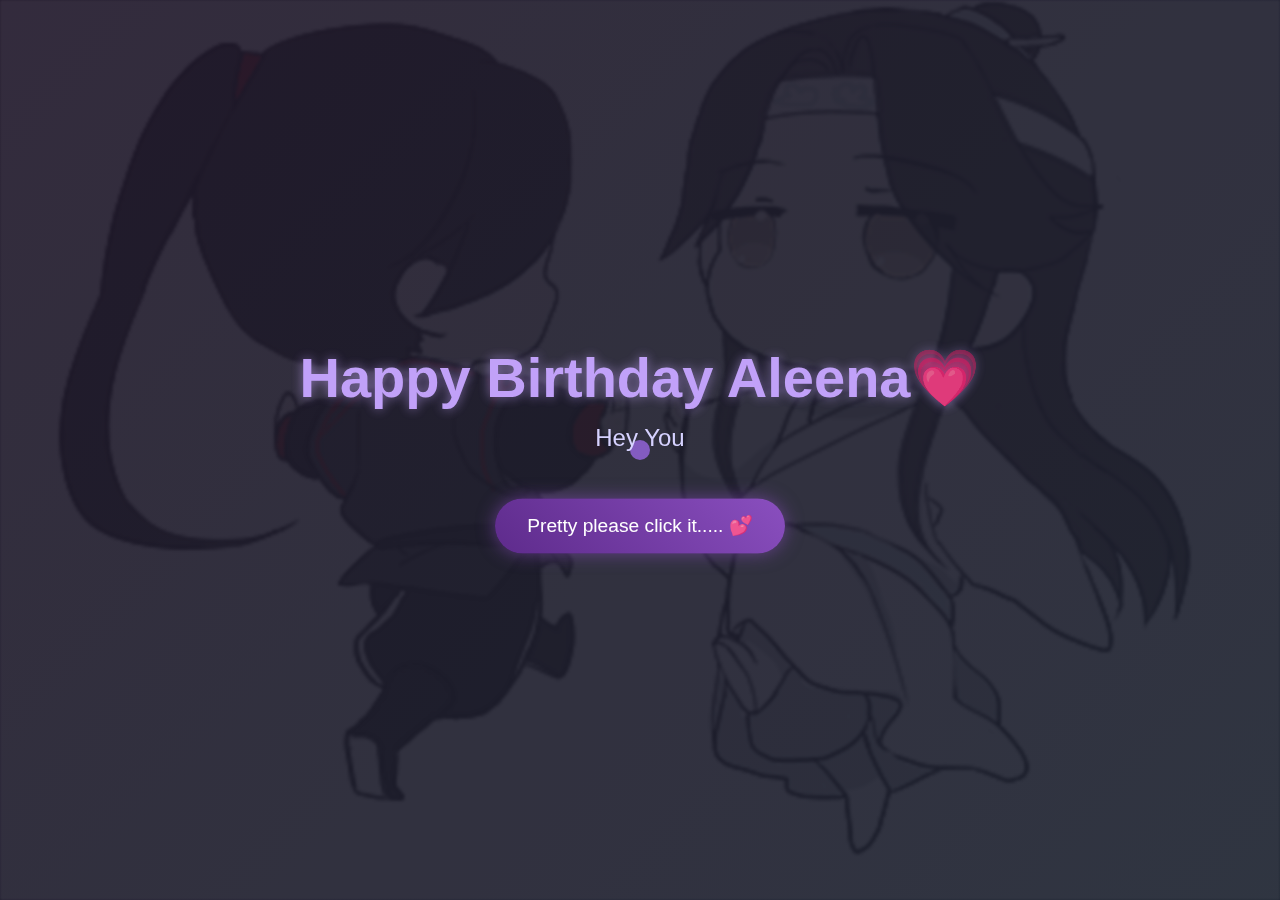
<file: index.html>
<!DOCTYPE html>
<html lang="en">
<head>
    <meta charset="UTF-8">
    <meta name="viewport" content="width=device-width, initial-scale=1.0">
    <title>Happy Birthday</title>
    <script src="https://cdnjs.cloudflare.com/ajax/libs/gsap/3.12.2/gsap.min.js"></script>
    <link rel="stylesheet" href="style.css">
    
</head>
<body>
    <div class="cursor"></div>
    <div class="container">
        <h1>Happy Birthday Aleena💗</h1>
        <div class="greeting"></div>
        <button class="cta-button">Pretty please click it..... 💕</button>
    </div>

    <script src="script.js">
        
    </script>
</body>
</html>
</file>
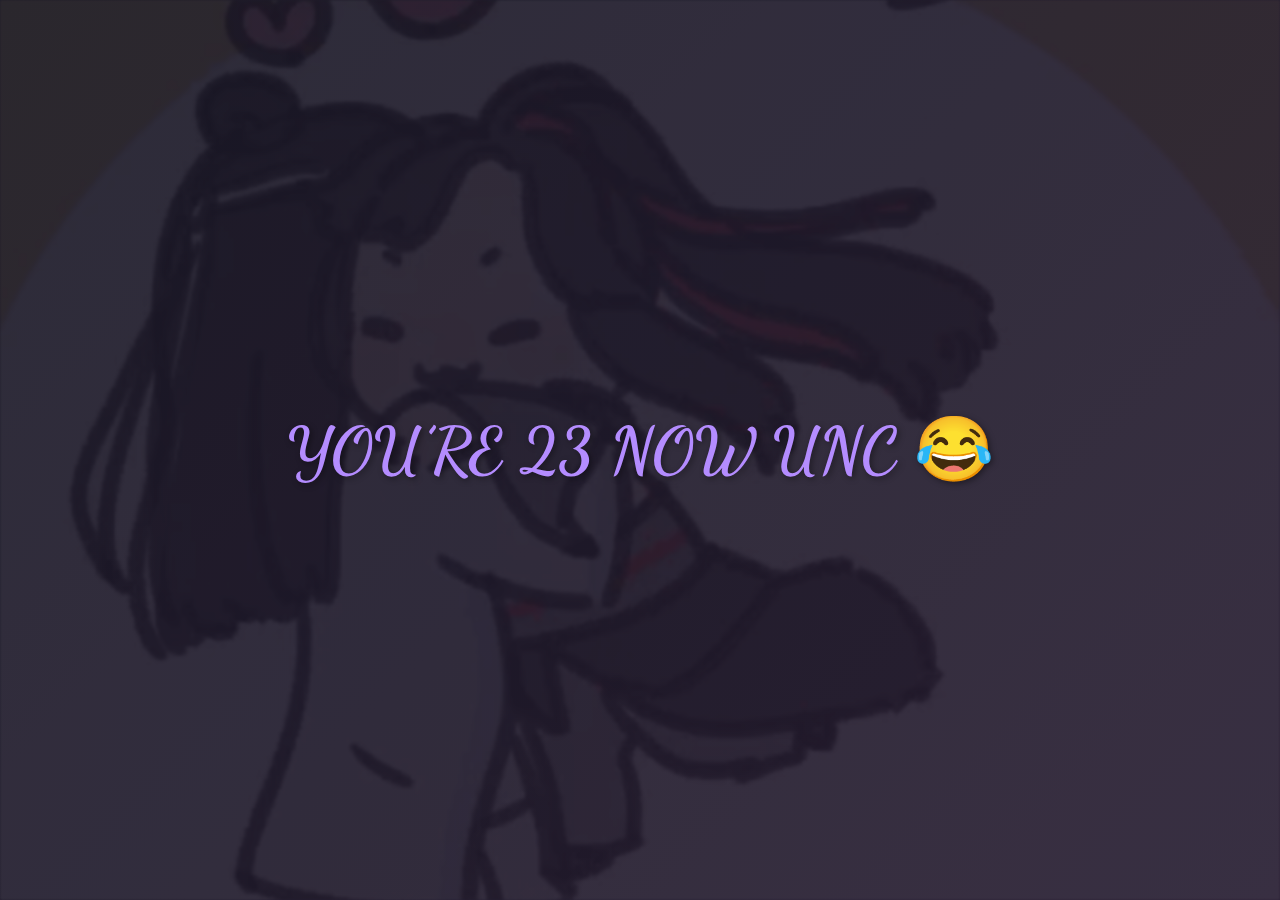
<file: final.html>
<!DOCTYPE html>
<html lang="en">
<head>
    <meta charset="UTF-8">
    <meta name="viewport" content="width=device-width, initial-scale=1.0">
    <title>Birthday Surprise</title>
    <link href="https://fonts.googleapis.com/css2?family=Dancing+Script:wght@700&family=Quicksand:wght@300;400;500;600&display=swap" rel="stylesheet">
    <style>
        * { margin: 0; padding: 0; box-sizing: border-box; }
       body {
    position: relative;
    min-height: 100vh;
    display: flex;
    justify-content: center;
    align-items: center;

    background: linear-gradient(135deg,
        #1c1b2a 0%,
        #2a1f35 25%,
        #1e2a36 50%,
        #241b2f 75%,
        #1c1b2a 100%);
    background-size: 400% 400%;
    animation: gradientFlow 15s ease infinite;

    font-family: 'Dancing Script', cursive;
    color: #b48cff;
    text-align: center;
    overflow: hidden;
}

/* Subtle background GIF layer */
body::before {
    content: "";
    position: fixed;
    inset: 0;
    background: url("./gif2.gif") center / cover no-repeat;
    opacity: 0.15;
    filter: brightness(0.55) blur(1px);
    z-index: -1;
    pointer-events: none;
}


        @keyframes gradientFlow {
            0% { background-position: 0% 50%; }
            50% { background-position: 100% 50%; }
            100% { background-position: 0% 50%; }
        }

        h1 {
            font-size: 4rem;
            text-shadow: 2px 2px 6px rgba(0,0,0,0.4);
            animation: fadeInScale 2s ease;
        }

        @keyframes fadeInScale {
            0% { opacity: 0; transform: scale(0.8); }
            100% { opacity: 1; transform: scale(1); }
        }
    </style>
</head>
<body>
    <h1>YOU’RE 23 NOW UNC 😂</h1>
</body>
</html>
</file>
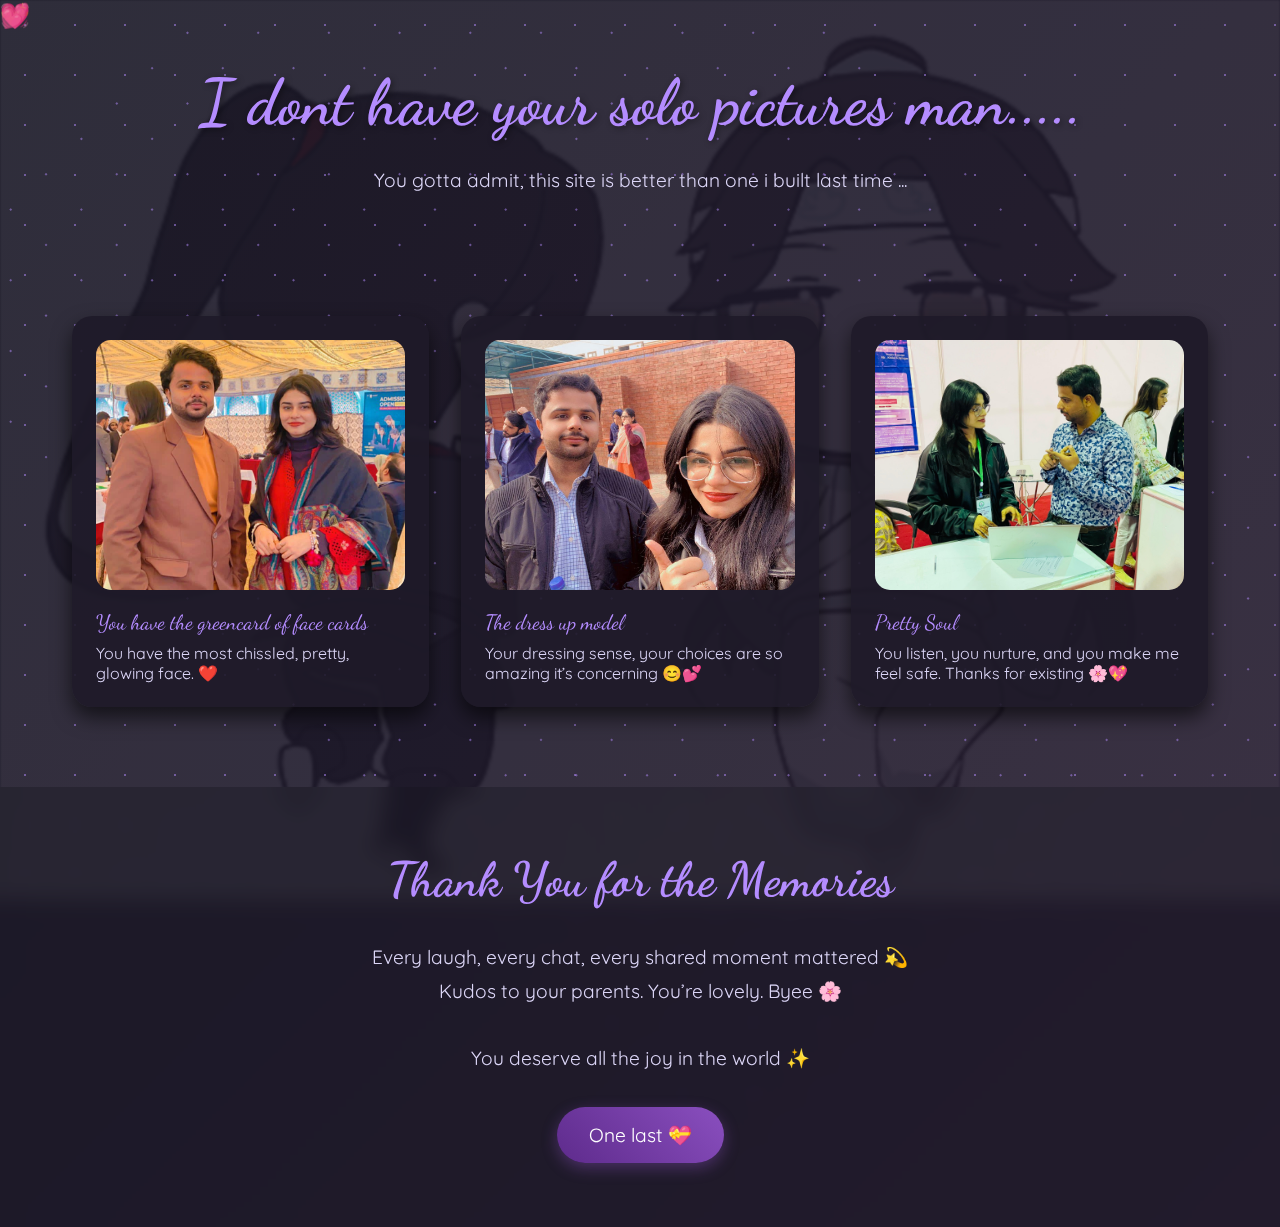
<file: last.html>
<!DOCTYPE html>
<html lang="en">

<head>
    <meta charset="UTF-8">
    <meta name="viewport" content="width=device-width, initial-scale=1.0">
    <title>Our Beautiful Memories ✨</title>

    <style>
        @import url('https://fonts.googleapis.com/css2?family=Dancing+Script:wght@700&family=Quicksand:wght@300;400;500;600&display=swap');

        * {
            margin: 0;
            padding: 0;
            box-sizing: border-box;
        }

        body {
            position: relative;
            min-height: 100vh;
            background: linear-gradient(135deg,
                    #1c1b2a 0%,
                    #2a1f35 25%,
                    #1e2a36 50%,
                    #241b2f 75%,
                    #1c1b2a 100%);
            background-size: 400% 400%;
            animation: gradientFlow 15s ease infinite;
            font-family: 'Quicksand', sans-serif;
            overflow-x: hidden;
            color: #dcd6f7;
        }

        /* GIF BACKGROUND LAYER */
        body::before {
            content: "";
            position: fixed;
            inset: 0;
            background: url("./gif1.gif") center / cover no-repeat;
            opacity: 0.15;
            filter: brightness(0.6) blur(1px);
            z-index: 0;
            pointer-events: none;
        }

        @keyframes gradientFlow {
            0% { background-position: 0% 50%; }
            50% { background-position: 100% 50%; }
            100% { background-position: 0% 50%; }
        }

        /* Sparkles */
        .magic-sparkles {
            position: fixed;
            inset: 0;
            pointer-events: none;
            z-index: 1;
        }

        .magic-sparkles::before,
        .magic-sparkles::after {
            content: '';
            position: absolute;
            width: 100%;
            height: 100%;
            background-image: radial-gradient(circle, #b48cff 1px, transparent 1px);
            background-size: 50px 50px;
            animation: sparkleLayer 8s linear infinite;
            opacity: 0.5;
        }

        .magic-sparkles::after {
            animation-delay: -4s;
            transform: rotate(45deg);
        }

        @keyframes sparkleLayer {
            0% { transform: translateY(0); }
            100% { transform: translateY(-50px); }
        }

        /* Floating Hearts */
        .floating-hearts {
            position: fixed;
            inset: 0;
            pointer-events: none;
            z-index: 2;
        }

        .heart {
            position: absolute;
            font-size: 1.5rem;
            color: rgba(180, 140, 255, 0.6);
            animation: floatHeart var(--float-duration, 6s) ease-in-out infinite;
            animation-delay: var(--delay, 0s);
        }

        @keyframes floatHeart {
            0% { transform: translate(0, 100vh) rotate(0deg); }
            100% { transform: translate(var(--translate-x, 0), -100vh) rotate(360deg); }
        }

        /* Welcome */
        .welcome {
            text-align: center;
            padding: 4rem 2rem;
            position: relative;
            z-index: 3;
        }

        .welcome h1 {
            font-family: 'Dancing Script', cursive;
            font-size: 4rem;
            color: #b48cff;
            text-shadow: 2px 2px 6px rgba(0,0,0,0.4);
        }

        .welcome p {
            font-size: 1.2rem;
            max-width: 600px;
            margin: 1.5rem auto;
            line-height: 1.6;
        }

        /* Memory Cards */
        .memory-container {
            max-width: 1200px;
            margin: 0 auto;
            padding: 2rem;
            display: grid;
            grid-template-columns: repeat(auto-fit, minmax(300px, 1fr));
            gap: 2rem;
            position: relative;
            z-index: 3;
        }

        .memory-card {
            background: rgba(30, 25, 40, 0.9);
            border-radius: 20px;
            padding: 1.5rem;
            box-shadow: 0 10px 20px rgba(0,0,0,0.6);
            transition: 0.4s ease;
        }

        .memory-card:hover {
            transform: translateY(-10px) scale(1.02);
        }

        .memory-img {
            width: 100%;
            height: 250px;
            object-fit: cover;
            border-radius: 15px;
            margin-bottom: 1rem;
        }

        .memory-date {
            font-family: 'Dancing Script', cursive;
            color: #b48cff;
            font-size: 1.3rem;
            margin-bottom: 0.5rem;
        }

        /* Final Message */
        .final-message {
            text-align: center;
            padding: 4rem 2rem;
            background: rgba(20, 20, 28, 0.35);
            backdrop-filter: blur(10px);
            margin-top: 3rem;
            position: relative;
            z-index: 3;
        }

        .final-message h2 {
            font-family: 'Dancing Script', cursive;
            font-size: 3rem;
            color: #b48cff;
            margin-bottom: 2rem;
        }

        .final-message p {
            font-size: 1.2rem;
            max-width: 800px;
            margin: 0 auto 2rem;
            line-height: 1.8;
        }

        .goodbye-btn {
            display: inline-block;
            padding: 1rem 2rem;
            font-size: 1.2rem;
            background: linear-gradient(45deg, #5e2b8c, #8a4fbf);
            color: white;
            border-radius: 50px;
            text-decoration: none;
            box-shadow: 0 5px 15px rgba(138,79,191,0.4);
            transition: 0.3s ease;
        }

        .goodbye-btn:hover {
            transform: translateY(-5px);
        }

        @media (max-width: 768px) {
            .welcome h1 { font-size: 3rem; }
            .final-message h2 { font-size: 2.5rem; }
        }
    </style>
</head>

<body>

    <div class="magic-sparkles"></div>

    <div class="floating-hearts">
        <div class="heart" style="--float-duration:6s;--translate-x:20px;">💝</div>
        <div class="heart" style="--float-duration:8s;--delay:1s;--translate-x:-30px;">💖</div>
        <div class="heart" style="--float-duration:7s;--delay:2s;--translate-x:40px;">💗</div>
        <div class="heart" style="--float-duration:9s;--delay:3s;--translate-x:-20px;">💓</div>
        <div class="heart" style="--float-duration:5s;--delay:4s;--translate-x:30px;">💕</div>
    </div>

    <section class="welcome">
        <h1>I dont have your solo pictures man.....</h1>
        <p>You gotta admit, this site is better than one i built last time ...</p>
    </section>

    <div class="memory-container">
        <div class="memory-card">
            <img src="./d1.jpeg" class="memory-img">
            <div class="memory-date">You have the greencard of face cards</div>
            <p>You have the most chissled, pretty, glowing face. ❤️</p>
        </div>

        <div class="memory-card">
            <img src="./d2.jpeg" class="memory-img">
            <div class="memory-date">The dress up model</div>
            <p>Your dressing sense, your choices are so amazing it’s concerning 😊💕</p>
        </div>

        <div class="memory-card">
            <img src="./d3.jpeg" class="memory-img">
            <div class="memory-date">Pretty Soul</div>
            <p>You listen, you nurture, and you make me feel safe. Thanks for existing 🌸💖</p>
        </div>
    </div>

    <section class="final-message">
        <h2>Thank You for the Memories</h2>
        <p>
            Every laugh, every chat, every shared moment mattered 💫<br>
            Kudos to your parents. You’re lovely. Byee 🌸
        </p>
        <p>You deserve all the joy in the world ✨</p>
        <a href="final.html" class="goodbye-btn">One last 💝</a>
    </section>

</body>
</html>
</file>
<file: style.css>
* {
    margin: 0;
    padding: 0;
    box-sizing: border-box;
    cursor: none;
}

body {
    position: relative;
    min-height: 100vh;
    display: flex;
    flex-direction: column;
    align-items: center;
    justify-content: center;

    /* Soft gothic dusk gradient */
    background: linear-gradient(
        -45deg,
        #1c1b2a,
        #2a1f35,
        #1e2a36,
        #241b2f
    );
    background-size: 400% 400%;
    animation: gradientBG 15s ease infinite;

    font-family: 'Arial Rounded MT Bold', Arial, sans-serif;
    overflow: hidden;
}

/* Subtle animated GIF background */
body::before {
    content: "";
    position: fixed;
    inset: 0;
    background: url("./gif1.gif") center / cover no-repeat;
    opacity: 0.15;
    filter: brightness(0.55) blur(1px);
    z-index: -1;
    pointer-events: none;
}


.cursor {
    width: 20px;
    height: 20px;
    background: #b48cff; /* moonlit violet */
    border-radius: 50%;
    position: fixed;
    pointer-events: none;
    mix-blend-mode: difference;
    transition: transform 0.2s;
}

.container {
    text-align: center;
    z-index: 1;
}

h1 {
    font-size: 3.5rem;
    color: #c7a6ff;
    text-shadow: 0 0 12px rgba(199, 166, 255, 0.6);
    margin-bottom: 2rem;
    opacity: 0;
}

.greeting {
    font-size: 1.5rem;
    color: #d6d2ff;
    margin-bottom: 3rem;
    min-height: 2em;
}

.cta-button {
    padding: 1rem 2rem;
    font-size: 1.2rem;

    /* Gothic neon button */
    background: linear-gradient(45deg, #5e2b8c, #8a4fbf);
    border: none;
    border-radius: 50px;
    color: #ffffff;

    cursor: pointer;
    box-shadow: 0 0 18px rgba(138, 79, 191, 0.6);
    transition: transform 0.3s, box-shadow 0.3s;
    opacity: 0;
}

.cta-button:hover {
    transform: scale(1.1);
    box-shadow: 0 0 28px rgba(180, 140, 255, 0.8);
}

.floating {
    position: absolute;
    pointer-events: none;
    opacity: 0;

    /* ensures floating emojis stand out */
    filter: drop-shadow(0 0 6px rgba(200, 180, 255, 0.8));
}

@keyframes gradientBG {
    0% { background-position: 0% 50%; }
    50% { background-position: 100% 50%; }
    100% { background-position: 0% 50%; }
}

@media (max-width: 768px) {
    h1 { font-size: 2rem; }
    .greeting { font-size: 1.2rem; }
    .cta-button { font-size: 1rem; }
}
</file>
